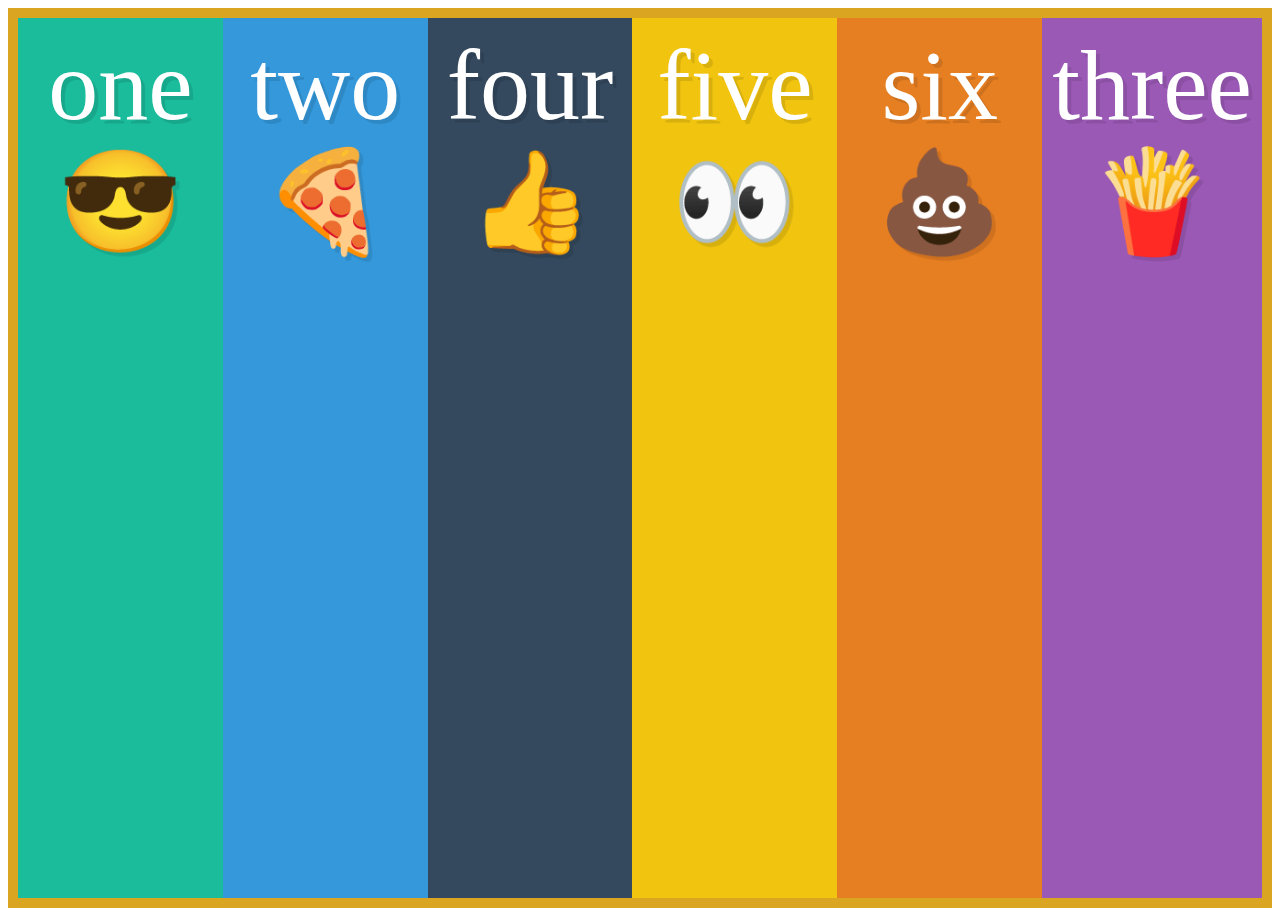
<file: index.html>
<!DOCTYPE html>
<html lang="en">
<head>
    <meta charset="UTF-8">
    <meta http-equiv="X-UA-Compatible" content="IE=edge">
    <link rel="stylesheet" href="css/style.css">
    <meta name="viewport" content="width=device-width, initial-scale=1.0">
    <title>FlexBox Tutorial </title>
</head>
<body>

    <div class="container"> <!-- Flex container -->
        <!-- Flex items -->
    <!--     <div class="box box1">1</div>
        <div class="box box2">2</div>
        <div class="box box3">3</div>
        <div class="box box4">4</div>
        <div class="box box5">5</div>
        <div class="box box6">6</div>
        <div class="box box7">7</div>
        <div class="box box8">8</div>
        <div class="box box9">9</div>
        <div class="box box10">10</div> -->
        <div class="box box1">one 😎</div>
        <div class="box box2">two 🍕</div>
        <div class="box box3">three 🍟</div>
        <div class="box box4">four 👍</div>
        <div class="box box5">five 👀</div>
        <div class="box box6">six 💩</div>
    </div>
    
</body>
</html>
</file>
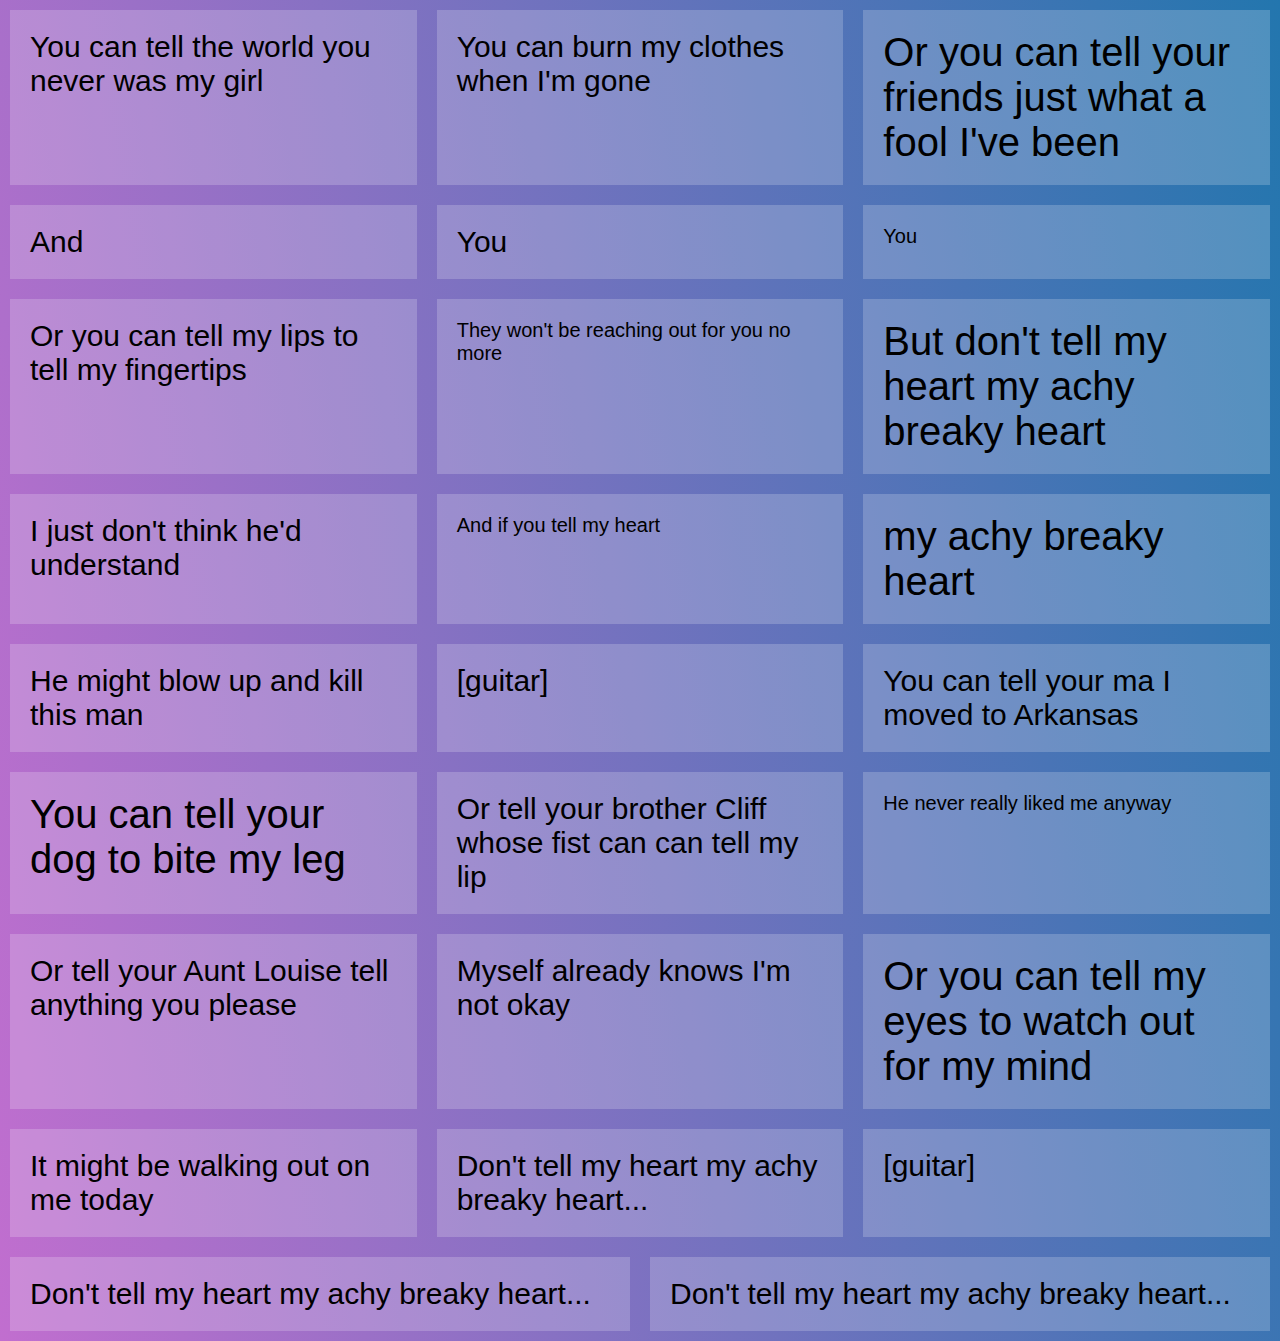
<file: equal-height-elements/index.html>
<!DOCTYPE html>
<html lang="en">
<head>
  <meta charset="UTF-8">
  <title>FlexBox Nav</title>
  <link rel="stylesheet" href="https://maxcdn.bootstrapcdn.com/font-awesome/4.3.0/css/font-awesome.min.css">
  <link rel="stylesheet" href="style.css">
</head>
<body>

  <div class="elements">

    <div class="item">You can tell the world you never was my girl</div>
    <div class="item">You can burn my clothes when I'm gone</div>
    <div class="item large">Or you can tell your friends just what a fool I've been</div>
    <div class="item">And </div>

    <div class="item">You </div>
    <div class="item small">You </div>
    <div class="item">Or you can tell my lips to tell my fingertips</div>
    <div class="item small">They won't be reaching out for you no more</div>

    <div class="item large">But don't tell my heart my achy breaky heart</div>
    <div class="item">I just don't think he'd understand</div>
    <div class="item small">And if you tell my heart</div>
    <div class="item large">my achy breaky heart</div>
    <div class="item">He might blow up and kill this man</div>

    <div class="item">[guitar]</div>

    <div class="item">You can tell your ma I moved to Arkansas</div>
    <div class="item large">You can tell your dog to bite my leg</div>
    <div class="item">Or tell your brother Cliff whose fist can can tell my lip</div>
    <div class="item small">He never really liked me anyway</div>

    <div class="item">Or tell your Aunt Louise tell anything you please</div>
    <div class="item">Myself already knows I'm not okay</div>
    <div class="item large">Or you can tell my eyes to watch out for my mind</div>
    <div class="item">It might be walking out on me today</div>

    <div class="item">Don't tell my heart my achy breaky heart...</div>

    <div class="item">[guitar]</div>

    <div class="item">Don't tell my heart my achy breaky heart...</div>
    <div class="item">Don't tell my heart my achy breaky heart...</div>

  </div>

</body>
</html>
</file>
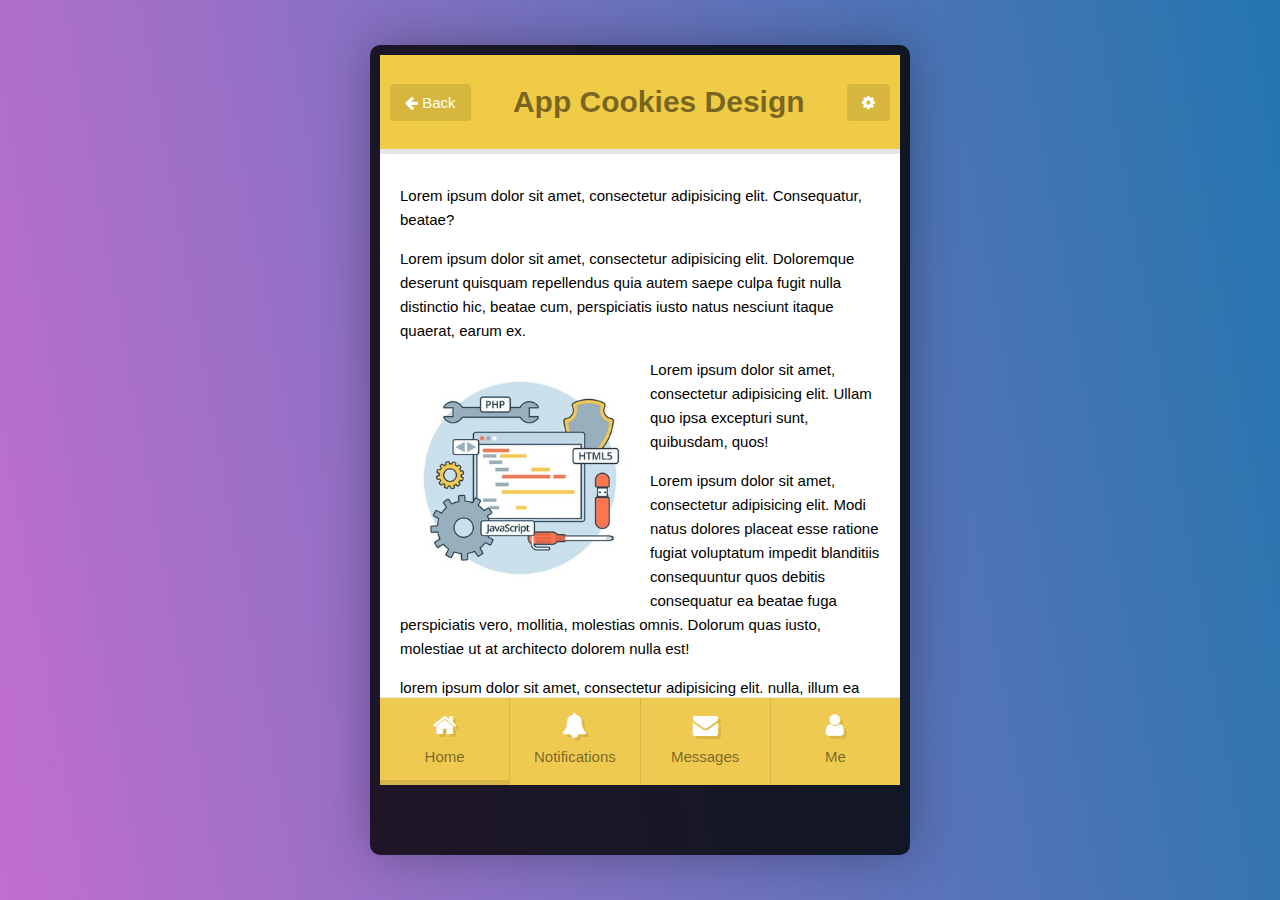
<file: flexbox-app-layout/index.html>
<!DOCTYPE html>
<html lang="en">
<head>
  <meta charset="UTF-8">
  <title>FlexBox Nav</title>
  <link rel="stylesheet" href="https://maxcdn.bootstrapcdn.com/font-awesome/4.3.0/css/font-awesome.min.css">
  <link rel="stylesheet" href="style-ANSWER.css">
</head>
<body>
  
  <div class="app-wrap">
    
    <header class="app-header">
      <a href="#" class="button">
        <i class="fa fa-arrow-left"></i>
        Back
      </a>

      <h1>App Cookies Design</h1>

      <a href="#" class="button">
        <i class="fa fa-cog"></i>
      </a>
    </header>

    <div class="content">
      <p>Lorem ipsum dolor sit amet, consectetur adipisicing elit. Consequatur, beatae?</p>

      <p>Lorem ipsum dolor sit amet, consectetur adipisicing elit. Doloremque deserunt quisquam repellendus quia autem saepe culpa fugit nulla distinctio hic, beatae cum, perspiciatis iusto natus nesciunt itaque quaerat, earum ex.</p>
      
      <img src="../screenshots/avatar.jpg">

      Lorem ipsum dolor sit amet, consectetur adipisicing elit. Ullam quo ipsa excepturi sunt, quibusdam, quos!

      <p>Lorem ipsum dolor sit amet, consectetur adipisicing elit. Modi natus dolores placeat esse ratione fugiat voluptatum impedit blanditiis consequuntur quos debitis consequatur ea beatae fuga perspiciatis vero, mollitia, molestias omnis. Dolorum quas iusto, molestiae ut at architecto dolorem nulla est!</p>

      <p>lorem ipsum dolor sit amet, consectetur adipisicing elit. nulla, illum ea consectetur!</p>

      <p>lorem ipsum dolor sit amet, consectetur adipisicing elit. cumque ea, mollitia sequi quo consequatur dolor itaque numquam, aut tempore suscipit, ut quaerat. qui!</p>

      <p>lorem ipsum dolor sit amet, consectetur adipisicing elit. aliquam id rem numquam, illum atque ducimus maiores assumenda dolorum ut.</p>

      <p>lorem ipsum dolor sit amet, consectetur adipisicing elit. accusantium cum unde animi, obcaecati, minima odio.</p>

      <p>lorem ipsum dolor sit amet, consectetur adipisicing elit. nulla, illum ea consectetur!</p>

      <p>lorem ipsum dolor sit amet, consectetur adipisicing elit. cumque ea, mollitia sequi quo consequatur dolor itaque numquam, aut tempore suscipit, ut quaerat. qui!</p>

      <p>lorem ipsum dolor sit amet, consectetur adipisicing elit. aliquam id rem numquam, illum atque ducimus maiores assumenda dolorum ut.</p>

      <p>lorem ipsum dolor sit amet, consectetur adipisicing elit. accusantium cum unde animi, obcaecati, minima odio.</p>

      <p>lorem ipsum dolor sit amet, consectetur adipisicing elit. nulla, illum ea consectetur!</p>

      <p>lorem ipsum dolor sit amet, consectetur adipisicing elit. cumque ea, mollitia sequi quo consequatur dolor itaque numquam, aut tempore suscipit, ut quaerat. qui!</p>

      <p>lorem ipsum dolor sit amet, consectetur adipisicing elit. aliquam id rem numquam, illum atque ducimus maiores assumenda dolorum ut.</p>

      <p>lorem ipsum dolor sit amet, consectetur adipisicing elit. accusantium cum unde animi, obcaecati, minima odio.</p>
    </div>

    <div class="icon-bar">
      <a href="#">
        <i class="fa fa-home"></i>
        Home
      </a>
      <a href="#">
        <i class="fa fa-bell"></i>
        Notifications
      </a>
      <a href="#">
        <i class="fa fa-envelope"></i>
        Messages
      </a>
      <a href="#">
        <i class="fa fa-user"></i>
        Me
      </a>
    </div>


  </div>

</body>
</html>
</file>
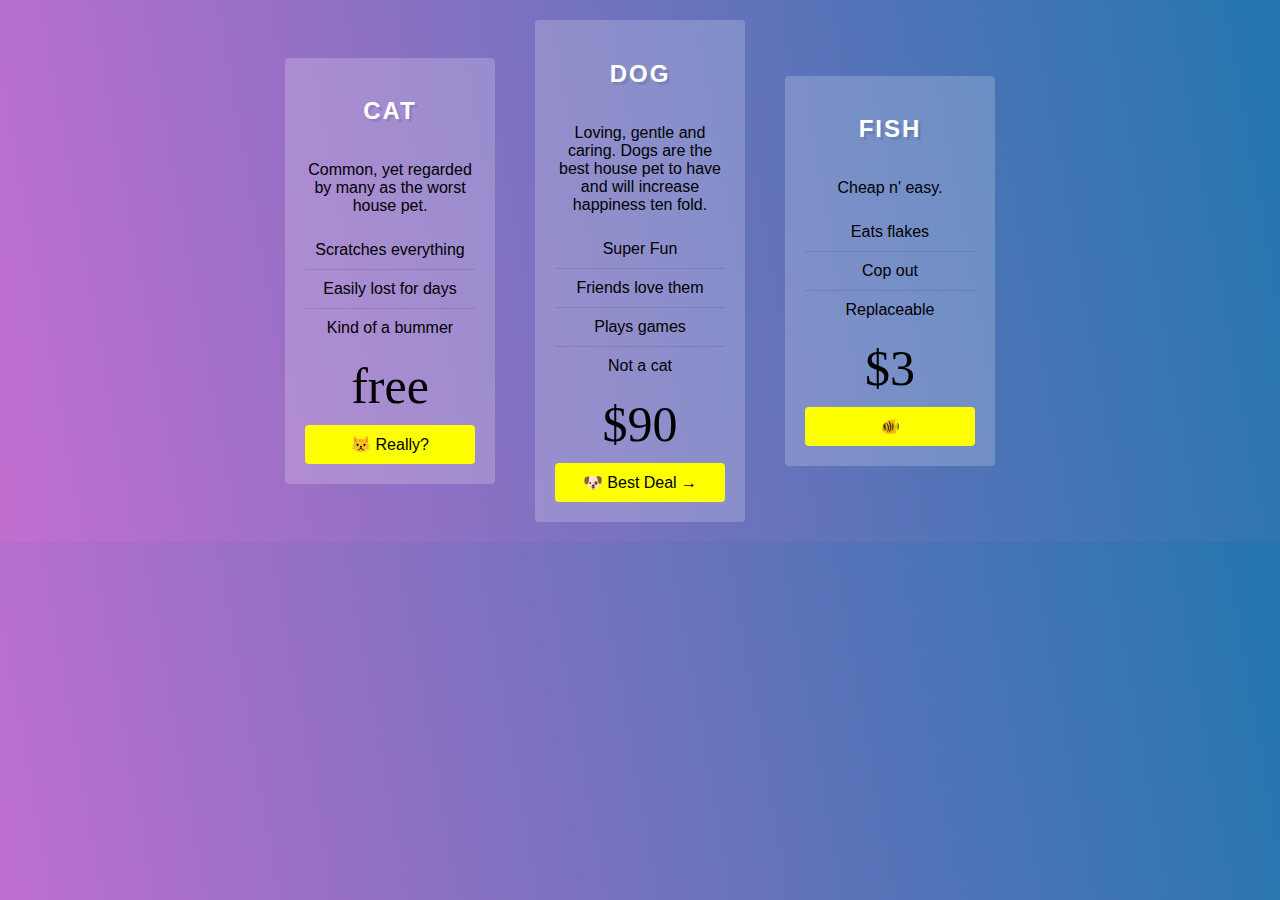
<file: pricing-grid/index.html>
<!DOCTYPE html>
<html lang="en">
<head>
  <meta charset="UTF-8">
  <title>FlexBox Nav</title>
  <link rel="stylesheet" href="https://maxcdn.bootstrapcdn.com/font-awesome/4.3.0/css/font-awesome.min.css">
  <link rel="stylesheet" href="style-ANSWER.css">
</head>
<body>

  <!-- Flex Container! -->
  <div class="pricing-grid">

    <div class="plan plan1">
      
      <h2>Cat</h2>
      <p>Common, yet regarded by many as the worst house pet.</p>
      <ul class="features">
        <li>Scratches everything</li>
        <li>Easily lost for days</li>
        <li>Kind of a bummer</li>
      </ul>

      <p class="price">free</p>

      <a href="#" class="cta">😾 Really?</a>
    </div>

    <div class="plan plan2">
      
      <h2>Dog</h2>
      <p>Loving, gentle and caring. Dogs are the best house pet to have and will increase happiness ten fold. </p>
      <ul class="features">
        <li>Super Fun</li>
        <li>Friends love them</li>
        <li>Plays games</li>
        <li>Not a cat</li>
      </ul>

      <p class="price">$90</p>

      <a href="#" class="cta">🐶 Best Deal →</a>
    </div>

    <div class="plan plan3">
      
      <h2>Fish</h2>
      <p>Cheap n' easy.</p>
      <ul class="features">
        <li>Eats flakes</li>
        <li>Cop out</li>
        <li>Replaceable</li>
      </ul>

      <p class="price">$3</p>

      <a href="#" class="cta">🐠</a>
    </div>

  </div>

</body>
</html>
</file>
<file: css/style.css>
/* Box-sizing border-box */
*{ -moz-box-sizing: border-box; -webkit-box-sizing: border-box; box-sizing: border-box; }
/* Some default styles to make each box visible */
.box {
    color:white;
    font-size: 100px;
    text-align: center;
    text-shadow: 4px 4px 0 rgba(0,0,0,0.1);
    padding: 10px;
}

/* Colors for each Box */
.box1{ background: #1abc9c;}
.box2{ background: #3498db;}
.box3{ background: #9b59b6;}
.box4{ background: #34495e;}
.box5{ background: #f1c40f;}
.box6{ background: #e67e22;}
.box7{ background: #e74c3c;}
.box8{ background: #bdc3c7;}
.box9{ background: #2ecc71;}
.box10{ background: #16a085;}


/* We start writing out flexbox here, The above is just page setup */

.container {

    display:flex;
    border: 10px solid goldenrod;
    min-height: 100vh;
    /*flex-direction: row;*/
    flex-wrap: wrap;  
}

.box {
    width: 33.3333333%;
}

.container {
    display:flex;
}

.box {
    flex:1;
}

.box3 {
    order:1;
}

.box7 {
    order:2;
}
</file>
<file: equal-height-elements/style.css>
/* Some CSS Setup - nothing to do with flexbox */
html {
  box-sizing: border-box;
}

*, *:before, *:after {
  box-sizing: inherit;
}

body {
  font-family: sans-serif;
  margin: 0;
  background-image: linear-gradient(260deg, #2376ae 0%, #c16ecf 100%);
}

a {
  color:white;
}

.item.large {
  font-size: 40px;
}

.item.small {
  font-size: 20px;
}

.item {
  background:rgba(255,255,255,0.2);
  margin:10px;
  padding:20px;
  font-size: 30px;
}

/* Flexbox Starts Here: */
.elements {
  display:flex;
  flex-wrap:wrap;
}

.item {
  flex: 1 1 calc(33.33% - 20px);
}
</file>
<file: flexbox-app-layout/style-ANSWER.css>
/* Some CSS Setup - nothing to do with flexbox */
html {
  box-sizing: border-box;
}

*, *:before, *:after {
  box-sizing: inherit;
}

html {
  font-size: 10px;
}

body {
  font-family: sans-serif;
  margin: 0;
  font-size: 1.5rem;
  background-image: linear-gradient(260deg, #2376ae 0%, #c16ecf 100%);
}

a {
  color:white;
  text-decoration: none;
}

a.button {
  background:rgba(0,0,0,0.1);
  padding:1rem 1.5rem;
  border-radius:4px;
}


.app-wrap {
  max-width:540px;
  height: 90vh;
  margin: 5vh auto 5vh auto;
  border:10px solid rgba(0,0,0,0.8);
  border-bottom-width: 70px;
  border-radius:10px;
  box-shadow:0 0 50px  rgba(0,0,0,0.3);
}


.content {
  padding:20px;
  background:white;
  box-shadow:inset 0 5px 0 rgba(0,0,0,0.1);
  line-height: 1.6;
}

.content img {
  max-width:50%;
  float:left;
  margin-right: 10px;
}


.icon-bar a {
  text-align: center;
  padding:1.5rem;
  border-left:1px solid rgba(0,0,0,0.1);
  background:#EFCA51;
  color:rgba(0,0,0,0.5);
}

.icon-bar a:first-child {
  border-left: 0;
}

.icon-bar a:first-child, .icon-bar a:hover {
  border-bottom: 5px solid rgba(0,0,0,0.1);
}

.icon-bar {
  border-top:1px solid #E6E6E6;
}

.icon-bar i {
  display: block;
  font-size: 2.5rem;
  color:white;
  text-shadow:3px 3px 0 rgba(0,0,0,0.1);
  padding-bottom: 1rem;
}

.app-header {
  background:#F0CB45;
  color:rgba(0,0,0,0.5);
  padding:1rem;
}


/*
  Everything So far is Cosmetic styling 

  Flexbox + Important CSS Starts Here

*/


/*
  Overall Layout
*/


.app-wrap {
  display:flex;
  flex-direction:column;
}

.app-wrap > * {
  flex:1 1 auto;
}

/*
  Header
*/

.app-header {
  display:flex;
  align-items:center;
  justify-content:space-between;
}

/*
  Content
*/

.content {
  overflow-y:scroll;
  -webkit-overflow-scrolling:touch;
}

/*
  Icon Bar 
*/

.icon-bar {
  display:flex;
}

.icon-bar a {
  flex:1;
}
</file>
<file: pricing-grid/style-ANSWER.css>
/* Some CSS Setup - nothing to do with flexbox */
html {
  box-sizing: border-box;
}

*, *:before, *:after {
  box-sizing: inherit;
}

body {
  font-family: sans-serif;
  margin: 0;
  background-image: linear-gradient(260deg, #2376ae 0%, #c16ecf 100%);
}

a {
  color:white;
}

.plan ul {
  margin: 0;
  padding: 0;
  list-style: none;
}

.plan ul li {
  border-bottom: 1px solid rgba(0,0,0,0.1);
  padding:10px;
}

.plan ul li:last-child {
  border-bottom: 0;
}

.plan a {
  text-decoration: none;
  background:#FEFF00;
  padding:10px;
  color:black;
  border-radius:4px;
}


.plan h2 {
  text-transform: uppercase;
  color:white;
  letter-spacing: 2px;
  text-shadow:3px 3px 0 rgba(0,0,0,0.1);
}

.price {
  font-size: 50px;
  font-family: serif;
  margin: 10px 0;
}


/* Flex Container!!! */
.pricing-grid {
  max-width:750px;
  margin: 0 auto;
  display:flex; 
  align-items:center;
}

.plan {
  background:rgba(255,255,255,0.2);
  margin:20px;
  padding:20px;
  border-radius: 4px;
  text-align: center;
  
  flex:1;
  display:flex;
  flex-wrap:wrap;

}

.plan > * {
  flex:1 1 100%;
}

.plan .cta {
  align-self:flex-end;
}
</file>
